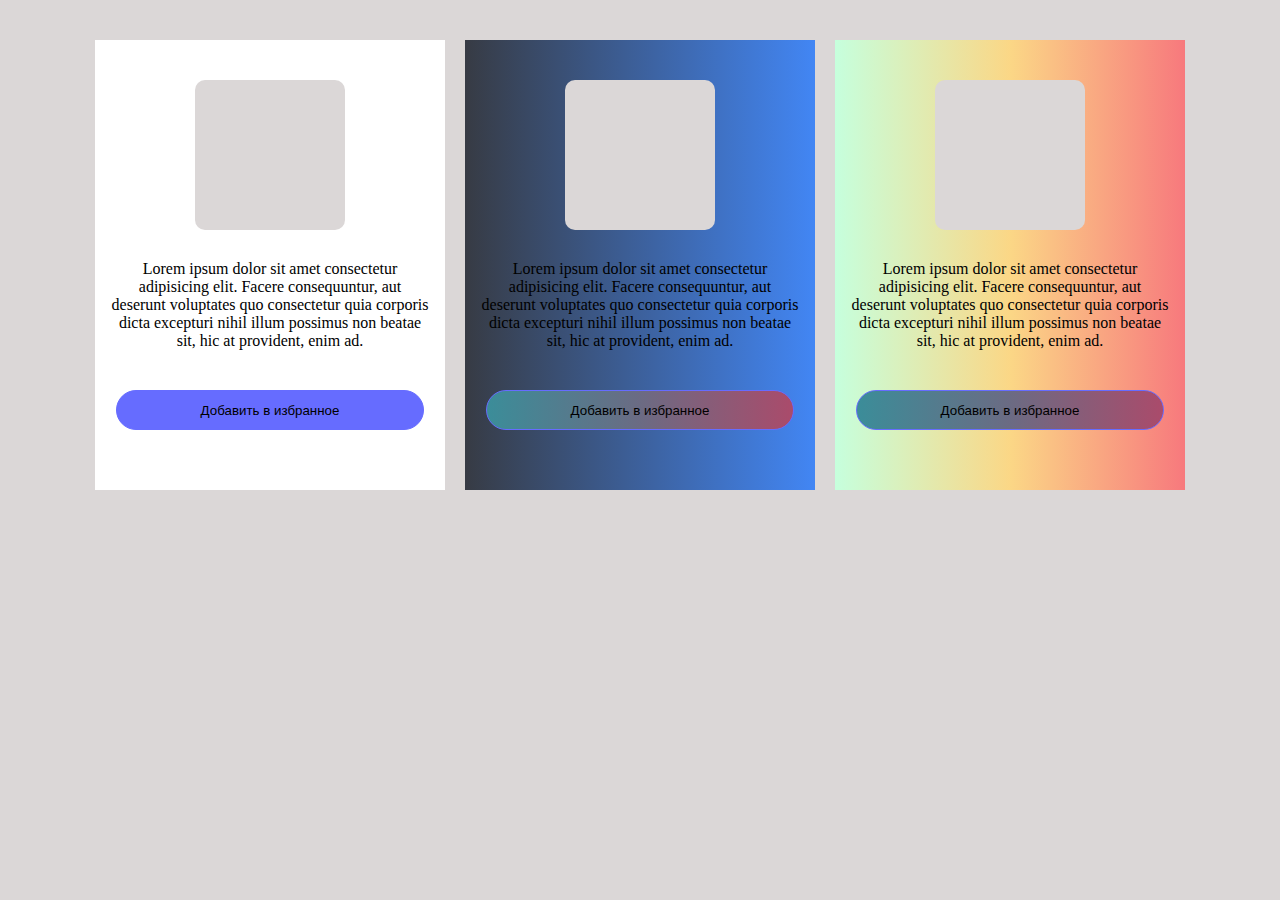
<file: index.html>
<!DOCTYPE html>
<html lang="en">

<head>
    <meta charset="UTF-8">
    <meta http-equiv="X-UA-Compatible" content="IE=edge">
    <meta name="viewport" content="width=device-width, initial-scale=1.0">
    <title>Это мой первый веб-сайт</title>
    <style>
        * {
            box-sizing: border-box;
            margin: 0;
            padding: 0;
            background: rgb(219, 215, 215);
        }

        .container {
            display: flex;
            justify-content: center;
            align-items: center;
        }

        .cards {
            display: flex;
            justify-content: center;
            flex-wrap: wrap;
            gap: 20px;
        }

        .card {
            margin-top: 40px;
            display: flex;
            flex-direction: column;
            align-items: center;
            background-color: #fff;
            width: 350px;
            height: 450px;
            cursor: pointer;
            transition: 1s ease-in-out;
        }

        .card:hover {
            border-radius: 10px;
            box-shadow: inset 0 5.5em 1.5em rgb(0 0 0 / 20%), inset 0 0.125em 0.5em rgb(0 0 0 / 25%);
        }

        .card__square {
            border-radius: 10px;
            margin-top: 40px;
            width: 150px;
            height: 150px;
            background: rgb(219, 215, 215);
        }

        .card__square:hover {
            animation-name: rotation, square-bg;
            animation-duration: 5s;
            animation-iteration-count: infinite;
            animation-timing-function: linear;
        }

        @keyframes rotation {
            0% {
                transform: rotate(0deg);
            }

            100% {
                transform: rotate(360deg);
            }
        }

        @keyframes square-bg {
            0% {
                background-color: #666CFF;
            }

            50% {
                background-color: #b0b1ff;
                border: 1px solid #b0b1ff;
            }

            100% {
                background-color: transparent;
            }
        }

        .card__text {
            width: 320px;
            margin-top: 30px;
            background: transparent;
            text-align: center;
        }

        .btn {
            margin-top: 40px;
            width: 308px;
            height: 40px;
            background-color: #666CFF;
            border: 1px solid #666CFF;
            border-radius: 38px;
            cursor: pointer;
        }

        .btn:hover {
            animation: change-background 4s ease-in-out;
        }

        @keyframes change-background {
            0% {
                background-color: #666CFF;
            }

            50% {
                background-color: #b0b1ff;
                border: 1px solid #b0b1ff;
            }

            100% {
                background-color: transparent;
            }
        }


        .card:nth-child(2) {
            background: linear-gradient(to right, #373b44, #4286f4);
        }

        .btn_2 {
            margin-top: 40px;
            width: 308px;
            height: 40px;
            background: linear-gradient(to left, #aa4b6b, #6b6b83, #3b8d99);
            border: 1px solid #666CFF;
            border-radius: 38px;
            cursor: pointer;
        }

        .btn_3 {
            margin-top: 40px;
            width: 308px;
            height: 40px;
            background: linear-gradient(to left, #aa4b6b, #6b6b83, #3b8d99);
            border: 1px solid #666CFF;
            border-radius: 38px;
            cursor: pointer;
        }

        .card:nth-child(3) {
            background: linear-gradient(to right, #c6ffdd, #fbd786, #f7797d);
        }

        /* .slidecontainer {
            margin-top: 200px;
            width: 100%;
        }

        .slider {
            appearance: none;
            width: 100%;
            height: 25px;
            background: #d3d3d3;
            outline: none;
            opacity: 0.7;
            transition: opacity .2s;
        }

        .slider:hover {
            opacity: 1;
        }


        .slider::-webkit-slider-thumb {
            appearance: none;
            width: 25px;
            height: 25px;
            background: orange;
            border-radius: 20px;
            cursor: pointer;
        }

        .range-value {
            margin-top: 20px;
        } */
    </style>
</head>

<body>
    <div class="container">


        <div class="cards">
            <div class="card">
                <div class="card__square"></div>
                <div class="card__text">
                    Lorem ipsum dolor sit amet consectetur adipisicing elit. Facere consequuntur, aut deserunt
                    voluptates
                    quo consectetur quia corporis dicta excepturi nihil illum possimus non beatae sit, hic at provident,
                    enim ad.
                </div>
                <button class="btn">
                    Добавить в избранное
                </button>
            </div>
            <div class="card">
                <div class="card__square"></div>
                <div class="card__text">
                    Lorem ipsum dolor sit amet consectetur adipisicing elit. Facere consequuntur, aut deserunt
                    voluptates
                    quo consectetur quia corporis dicta excepturi nihil illum possimus non beatae sit, hic at provident,
                    enim ad.
                </div>
                <button class="btn_2">
                    Добавить в избранное
                </button>
            </div>
            <div class="card">
                <div class="card__square"></div>
                <div class="card__text">
                    Lorem ipsum dolor sit amet consectetur adipisicing elit. Facere consequuntur, aut deserunt
                    voluptates
                    quo consectetur quia corporis dicta excepturi nihil illum possimus non beatae sit, hic at provident,
                    enim ad.
                </div>
                <button class="btn_3">
                    Добавить в избранное
                </button>
            </div>
        </div>

    </div>


    <!-- <div class="slidecontainer">
        <input type="range" min="1" max="100" value="50" class="slider" id="myRange">
        <div class="range-value"></div>
    </div>

    <script>
        const element = document.getElementById('myRange');
        element.addEventListener('input', (event) => {
            document.querySelector('.range-value').textContent = event.target.value;
        })
    </script> -->
</body>

</html>
</file>
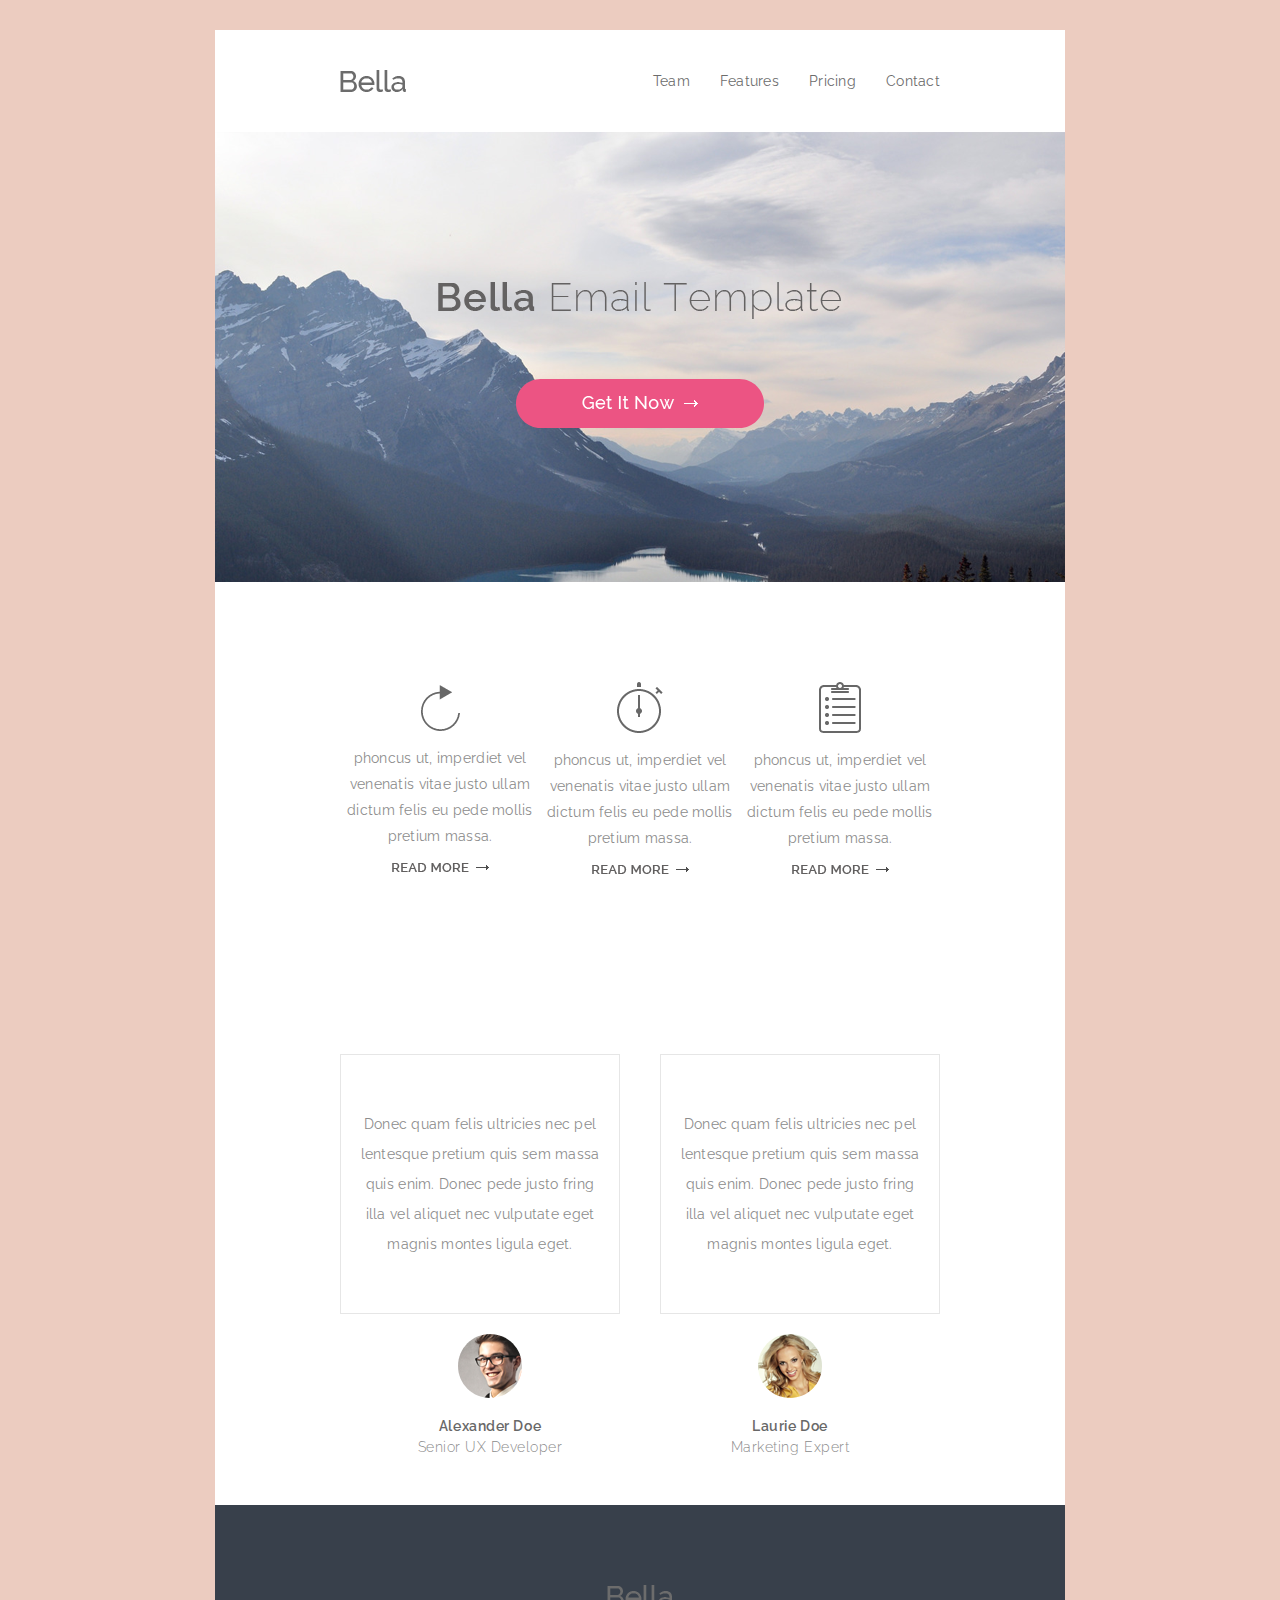
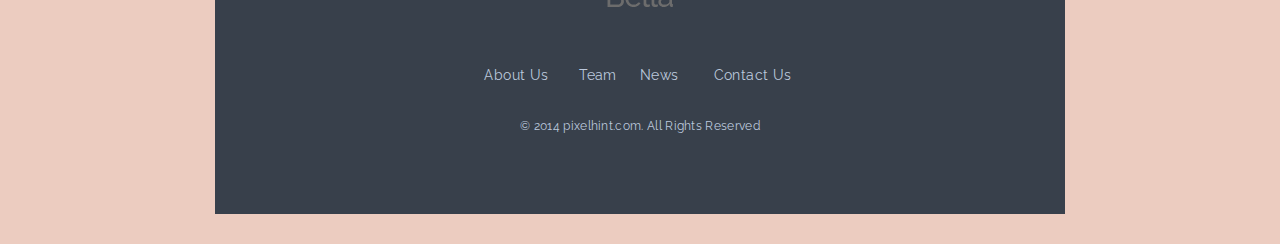
<file: email/index.html>
<!DOCTYPE html
    PUBLIC "-//W3C//DTD XHTML 1.0 Transitional//EN" "http://www.w3.org/TR/xhtml1/DTD/xhtml1-transitional.dtd">
<html xmlns="http://www.w3.org/1999/xhtml">

<head>
    <meta http-equiv="Content-Type" content="text/html; charset=UTF-8" />
    <title>HTML Template</title>
    <meta name="viewport" content="width=device-width, initial-scale=1.0" />
    <link href="https://fonts.googleapis.com/css?family=Raleway:300,400,500,600" rel="stylesheet" />
    <link rel="stylesheet" href="css/style.css">
</head>

<body style="margin: 0; padding: 0;">
    <div style="font-size:0px; font-color:#ffffff;opacity:0;visibility:hidden;width:0;height:0;display:none;">
        Тестовое письмо
    </div>
    <table cellpadding="0" cellspacing="0" width="100%" bgcolor="#ecccc">
        <tr>
            <td>
                <table class="main table-850" cellpadding="0" cellspacing="0" width="850" align="center">
                    <tr>
                        <td height="30" width="850"></td>
                    </tr>
                    <tr>
                        <td bgcolor="#ffffff" class="header-td">
                            <table class="table-600" cellpadding="0" cellspacing="0" width="600" align="center">
                                <tr>
                                    <td align="left" class="logo">
                                        <img src="images/bella.png" alt="logo" />
                                    </td>
                                    <td align="right" class="menu">
                                        <table cellpadding="0" cellspacing="0">
                                            <tr>
                                                <td><a href="#"
                                                        style="font-family: Arial, Helvetica, sans-serif, 'Raleway';">Team</a>
                                                </td>
                                                <td><a href="#"
                                                        style="font-family: Arial, Helvetica, sans-serif, 'Raleway';">Features</a>
                                                </td>
                                                <td><a href="#"
                                                        style="font-family: Arial, Helvetica, sans-serif, 'Raleway';">Pricing</a>
                                                </td>
                                                <td><a href="#"
                                                        style="font-family: Arial, Helvetica, sans-serif, 'Raleway';">Contact</a>
                                                </td>
                                            </tr>
                                        </table>
                                    </td>
                                </tr>
                            </table>
                        </td>
                    </tr>
                    <tr>
                        <td class="banner-td">
                            <a href="#">
                                <img src="images/banner.png" alt="banner" />
                            </a>
                        </td>
                    </tr>
                    <tr>
                        <td class="features-td" bgcolor="#ffffff">
                            <table class="table-600" cellpadding="0" cellspacing="0" width="600" align="center">
                                <tr>
                                    <td align="center">
                                        <img src="images/return.png" alt="return" />
                                        <p style="font-family: Arial, Helvetica, sans-serif, 'Raleway';">
                                            phoncus ut, imperdiet vel <br /> venenatis vitae justo ullam <br /> dictum
                                            felis eu pede
                                            mollis <br /> pretium massa.
                                        </p>
                                        <a href="#"><img src="images/read-more.png" alt="read-more"></a>
                                    </td>
                                    <td align="center">
                                        <img src="images/stopwatch.png" alt="stopwatch" />
                                        <p style="font-family: Arial, Helvetica, sans-serif, 'Raleway';">
                                            phoncus ut, imperdiet vel <br /> venenatis vitae justo ullam <br /> dictum
                                            felis eu pede
                                            mollis <br /> pretium massa.
                                        </p>
                                        <a href="#"><img src="images/read-more.png" alt="read-more"></a>
                                    </td>
                                    <td align="center">
                                        <img src="images/reminders.png" alt="reminders" />
                                        <p style="font-family: Arial, Helvetica, sans-serif, 'Raleway';">
                                            phoncus ut, imperdiet vel <br /> venenatis vitae justo ullam <br /> dictum
                                            felis eu pede
                                            mollis <br /> pretium massa.
                                        </p>
                                        <a href="#"><img src="images/read-more.png" alt="read-more"></a>
                                    </td>
                                </tr>
                            </table>
                        </td>
                    </tr>
                    <tr>
                        <td class="blockqoute-td" bgcolor="#ffffff">
                            <table class="table-600" cellpadding="0" cellspacing="0" width="600" align="center">
                                <tr>
                                    <td class="block-td" align="center" style="padding-right: 20px;">
                                        <table cellpadding="0" cellspacing="0" class="block-table" align="center"
                                            width="280">
                                            <tr>
                                                <td align="center">
                                                    <p style="font-family: Arial, Helvetica, sans-serif, 'Raleway';">
                                                        Donec quam felis ultricies nec pel <br /> lentesque pretium quis
                                                        sem massa <br /> quis
                                                        enim. Donec pede justo fring <br /> illa vel aliquet nec
                                                        vulputate eget <br /> magnis
                                                        montes ligula eget.
                                                    </p>
                                                </td>
                                            </tr>
                                        </table>
                                    </td>
                                    <td class="block-td" align="center" style="padding-left: 20px;">
                                        <table cellpadding="0" cellspacing="0" class="block-table" align="center"
                                            width="280">
                                            <tr>
                                                <td align="center">
                                                    <p style="font-family: Arial, Helvetica, sans-serif, 'Raleway';">
                                                        Donec quam felis ultricies nec pel <br /> lentesque pretium quis
                                                        sem massa <br /> quis
                                                        enim. Donec pede justo fring <br /> illa vel aliquet nec
                                                        vulputate eget <br /> magnis
                                                        montes ligula eget.
                                                    </p>
                                                </td>
                                            </tr>
                                        </table>
                                    </td>
                                </tr>
                                <tr>
                                    <td class="author" align="center"
                                        style="font-family: Arial, Helvetica, sans-serif, 'Raleway';">
                                        <img src="images/author_img.png" alt="author" />
                                        <h3>Alexander Doe</h3>
                                        <p>Senior UX Developer</p>
                                    </td>
                                    <td class="author" align="center"
                                        style="font-family: Arial, Helvetica, sans-serif, 'Raleway';">
                                        <img src="images/author_img-2.png" alt="author" />
                                        <h3>Laurie Doe</h3>
                                        <p>Marketing Expert</p>
                                    </td>
                                </tr>
                            </table>
                        </td>
                    </tr>
                    <tr>
                        <td class="footer-td" bgcolor="#38404b">
                            <table class="table-600" cellpadding="0" cellspacing="0" width="600" align="center">
                                <tr>
                                    <td class="footer-logo" align="center">
                                        <a href="#">
                                            <img src="images/bella.png" alt="footer-logo" />
                                        </a>
                                    </td>
                                </tr>
                                <tr>
                                    <td class="footer-menu-td" align="center">
                                        <table cellpadding="0" cellspacing="0" width="350" align="center">
                                            <tr>
                                                <td align="center"><a href="#"
                                                        style="font-family: Arial, Helvetica, sans-serif, 'Raleway';">About
                                                        Us</a></td>
                                                <td align="center"><a href="#"
                                                        style="font-family: Arial, Helvetica, sans-serif, 'Raleway';">Team</a>
                                                </td>
                                                <td align="center"><a href="#"
                                                        style="font-family: Arial, Helvetica, sans-serif, 'Raleway';">News</a>
                                                </td>
                                                <td align="center"><a href="#"
                                                        style="font-family: Arial, Helvetica, sans-serif, 'Raleway';">Contact
                                                        Us</a></td>
                                            </tr>
                                        </table>
                                    </td>
                                </tr>
                                <tr>
                                    <td class="copyright-td" align="center"
                                        style="font-family: Arial, Helvetica, sans-serif, 'Raleway';">© 2014
                                        pixelhint.com. All Rights Reserved</td>
                                </tr>
                            </table>
                        </td>
                    </tr>
                    <tr>
                        <td height="30" width="850"></td>
                    </tr>
                </table>
            </td>
        </tr>
    </table>
</body>

</html>
</file>
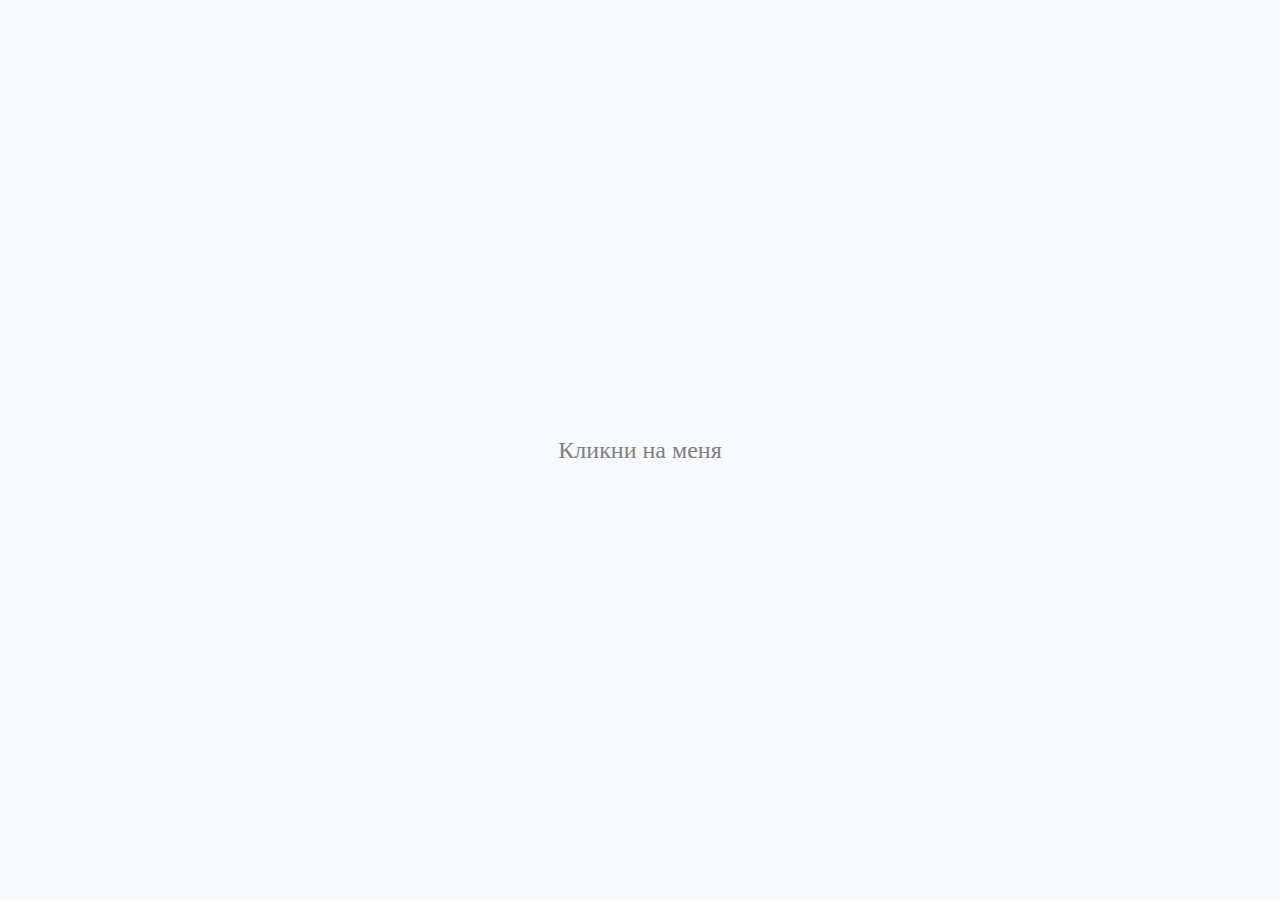
<file: forms/frontend/index.html>
<!DOCTYPE html>
<html lang="en">

<head>
    <meta charset="UTF-8">
    <meta http-equiv="X-UA-Compatible" content="IE=edge">
    <meta name="viewport" content="width=device-width, initial-scale=1.0">
    <link rel="stylesheet" href="style.css">
    <title>Формы</title>
</head>

<body>
    <div class="container">
      <div style="text-align: center;">
        <a class="openModal" href="#openModal">Кликни на меня</a>
      </div>
      <div id="openModal" class="modal">
        <div class="modal-dialog">
          <div class="modal-content">
            <div class="modal-header">
              <a href="#close" title="Close" class="close">×</a>
            </div>
                <div class="registration-cssave">
                    <form class="form" action="http://localhost:3000/backend/index.php" method="POST">
                        <h3 class="form__title">Авторизация</h3>
                        <div class="form-group">
                            <input class="form-control item" type="password" name="password" minlength="6" id="password"
                                placeholder="Пароль" required>
                        </div>
                        <div class="form-group">
                            <input class="form-control item" type="email" name="email" id="email" placeholder="Email" required>
                        </div>
                        <div class="form-buttons">
                            <button class="btn btn-primary btn-block create-account" type="submit">Вход</button>
                            <a class="btn btn-primary btn-block create-account" href="register.html">Регистрация</a>
                        </div>
                    </form>
                </div>
          </div>
        </div>
      </div>
    </div>


<script>

class Modal {

    constructor(selector){
        this.modal = document.querySelector('[href="#openModal"]');
        this.closeModal = document.querySelector('[href="#openModal"]');
    }

    show (){
        this.modal.addEventListener('click',  () => {
        console.log('work');
        document.body.style.overflow = 'hidden';
      });
    }

    close () {
      this.closeModal.addEventListener('click', () => {
        document.body.style.overflow = 'visible';
      });
    }

}

document.addEventListener("DOMContentLoaded", function () {
        const modal = new Modal();
        modal.show();
        modal.close();
    });
</script>


</body>

</html>
</file>
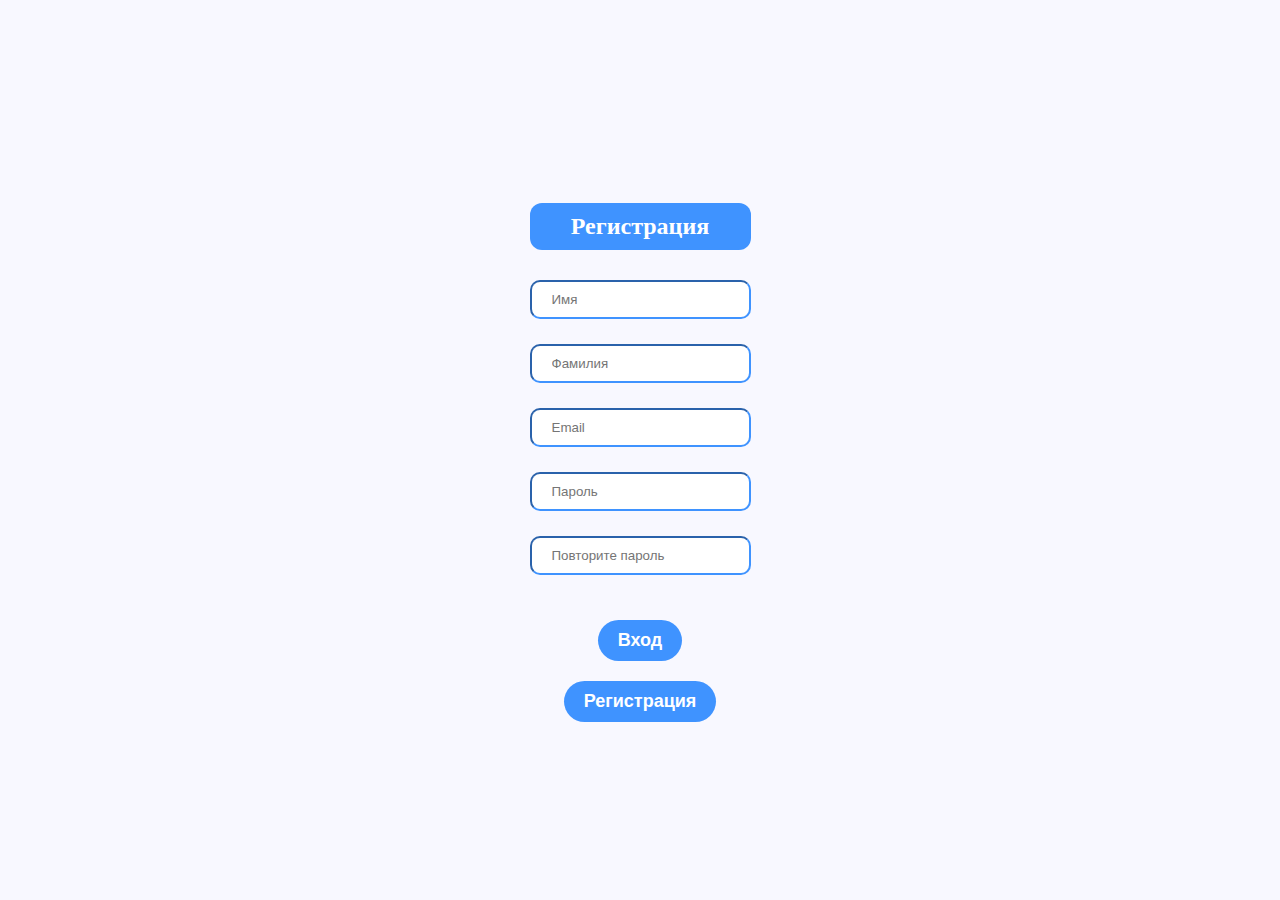
<file: forms/frontend/register.html>
<!DOCTYPE html>
<html lang="en">

<head>
    <meta charset="UTF-8">
    <meta http-equiv="X-UA-Compatible" content="IE=edge">
    <meta name="viewport" content="width=device-width, initial-scale=1.0">
    <link rel="stylesheet" href="style.css">
    <title>Формы</title>
</head>

<body>
    <div class="registration-cssave">
        <form class="form">
            <h3 class="form__title">Регистрация</h3>
            <div class="form-group">
                <input class="form-control item" type="text" name="username"  placeholder="Имя" required>
            </div>
            <div class="form-group">
                <input class="form-control item" type="text" name="lastname" placeholder="Фамилия" required>
            </div>
            <div class="form-group">
                <input class="form-control item" type="email" name="email" placeholder="Email" required>
            </div>
            <div class="form-group">
                <input class="form-control item" type="password" name="password" placeholder="Пароль" required>
            </div>
            <div class="form-group">
                <input class="form-control item" type="password" name="confirm_password"  placeholder="Повторите пароль" required>
            </div>
            <div class="form-buttons">
                <button class="btn btn-primary btn-block create-account" onclick='backHome()'>Вход</button>
                <button class="btn btn-primary btn-block create-account">Регистрация</button>
            </div>
        </form>
    </div>
</body>

<script>
   function backHome() {
    event.preventDefault();
    window.location.href = '/frontend/index.html';
   }
</script>

</html>
</file>
<file: email/css/style.css>
body {
    width: 100% !important;
    -webkit-text-size-adjust: 100%;
    -ms-text-size-adjust: 100%;
    margin: 0;
    padding: 0;
    line-height: 100%;
}

[style*="Raleway"] {
    font-family: 'Raleway', arial, sans-serif !important;
}

img {
    outline: none;
    text-decoration: none;
    border: none;
    -ms-interpolation-mode: bicubic;
    max-width: 100% !important;
    margin: 0;
    padding: 0;
    display: block;
}

table td {
    border-collapse: collapse;
}

table {
    border-collapse: collapse;
    mso-table-lspace: 0pt;
    mso-table-rspace: 0pt;
}

.menu a {
    color: #6c6c6c;
    font-size: 14px;
    font-weight: 400;
    letter-spacing: 0.28px;
    text-decoration: none;
}

.menu td {
    padding-left: 30px;
}

.header-td {
    padding-top: 40px;
    padding-bottom: 40px;
}

.features-td {
    padding-top: 100px;
    padding-bottom: 30px;
}

.features-td p {
    color: #8c8c8c;
    font-size: 14px;
    font-weight: 400;
    line-height: 26px;
    letter-spacing: 0.28px;
}

.blockqoute-td {
    padding-top: 150px;
    padding-bottom: 50px;
}

.block-td p {
    color: #8c8c8c;
    font-size: 14px;
    font-weight: 400;
    line-height: 30px;
    letter-spacing: 0.28px;
}

.block-table td {
    padding-top: 40px;
    padding-bottom: 40px;
}

.block-table {
    border-top: 1px solid #e6e6e6;
    border-left: 1px solid #e6e6e6;
    border-right: 1px solid #e6e6e6;
    border-bottom: 1px solid #e6e6e6;
}

.author {
    padding-top: 20px;
}

.author h3 {
    margin-top: 20px;
    color: #686868;
    font-size: 14px;
    font-weight: 600;
    letter-spacing: 0.56px;
    margin-bottom: 5px;
}

.author p {
    color: #8c8c8c;
    font-size: 13px;
    font-weight: 300;
    font-size: 14px;
    letter-spacing: 0.52px;
    margin: 0;
}

.footer-td {
    padding-top: 80px;
    padding-bottom: 80px;
}

.footer-menu-td {
    padding-top: 60px;
    padding-bottom: 35px;
}

.footer-menu-td a {
    color: #bcc9dd;
    font-size: 14px;
    font-weight: 400;
    letter-spacing: 0.36px;
    text-decoration: none;
}

.copyright-td {
    color: #bcc9dd;
    font-size: 12px;
    font-weight: 400;
    letter-spacing: 0.31px;
}

.copyright-td a {
    font-weight: 600;
    text-decoration: none;
    color: #bcc9dd;
}

@media (max-width: 870px) {
    .table-850 {
        width: 600px !important;
    }

    .table-600 {
        width: 550px !important;
    }

    .block-table {
        width: 200px !important;
    }

    .block-table p br {
        display: none !important;
    }

    .features-td td {
        display: block !important;
        margin-bottom: 50px !important;
    }
}

@media (max-width: 620px) {
    .table-850 {
        width: 400px !important;
    }

    .table-600 {
        width: 320px !important;
    }

    .block-td {
        display: block !important;
        margin-bottom: 50px !important;
        padding: 0 !important;
    }

    .blockqoute-td tr {
        display: block !important;
    }

    .block-table {
        width: 320px !important;
        display: block !important;
        margin: 0 auto !important;
    }

    .author {
        width: 200px !important;
    }

    .logo {
        display: block !important;
        margin: 0 auto !important;
        text-align: center !important;
        width: 200px !important;
        margin-bottom: 20px !important;
    }

    .logo img {
        margin: 0 auto !important;
    }

    .menu {
        display: block !important;
        margin: 0 auto !important;
    }
}

@media (max-width: 420px) {
    .table-850 {
        width: 300px !important;
    }

    .table-600 {
        width: 260px !important;
    }

    .block-table {
        width: 260px !important;
    }

    .author {
        width: 130px !important;
    }

    .blockqoute-td {
        padding-top: 50px !important;
        padding-bottom: 50px !important;
    }

    .footer-menu-td table {
        width: 260px !important;
    }

    .menu td {
        padding-left: 10px !important;
        padding-right: 10px !important;
    }
}
</file>
<file: forms/frontend/style.css>
html {
    background-color: ghostwhite;
    background-blend-mode: overlay;
    display: flex;
    align-items: center;
    justify-content: center;
    background-repeat: no-repeat;
    background-size: cover;
    height: 100%;
}

body {
    background-color: transparent;
}

button {
    cursor: pointer;
}


.registration-cssave {
    padding: 50px 0;
}

.registration-cssave form {
    max-width: 800px;
    padding: 50px 70px;
    border-radius: 10px;
}

.registration-cssave form h3 {
    font-weight: bold;
    margin-bottom: 30px;
    border-radius: 12px;
    padding: 10px 0px;
    background-color: #3f93ff;
    color: white;
}

.registration-cssave .item {
    border-radius: 10px;
    margin-bottom: 25px;
    padding: 10px 20px;
    border-color: #3f93ff;
}

.registration-cssave .create-account {
    border-radius: 30px;
    padding: 10px 20px;
    font-size: 18px;
    font-weight: bold;
    background-color: #3f93ff;
    border: none;
    color: white;
    margin-top: 20px;
    text-decoration: none;
}

.form-buttons {
    display: flex;
    flex-direction: column;
    align-items: center;
    cursor: pointer;
}

@media (max-width: 576px) {
    .registration-cssave form {
        padding: 50px 20px;
    }
}

.form__title {
    font-size: 24px;
    text-align: center;
}


.openModal{
    text-decoration: none;
    color: gray;
    font-size: 24px;
}
.openModal:hover{
  transform: translate(4);
  transition: all ease-in 1s;
}

/* свойства модального окна по умолчанию */
.modal {
    position: fixed;
    /* фиксированное положение */
    top: 0;
    right: 0;
    bottom: 0;
    left: 0;
    background: rgba(0, 0, 0, 0.5);
    /* цвет фона */
    z-index: 1050;
    opacity: 0;
    /* по умолчанию модальное окно прозрачно */
    -webkit-transition: opacity 400ms ease-in;
    -moz-transition: opacity 400ms ease-in;
    transition: opacity 400ms ease-in;
    /* анимация перехода */
    pointer-events: none;
    /* элемент невидим для событий мыши */
    margin-left: 0;
    display: flex;
    flex-direction: column;
    justify-content: center;
    align-items: center;
}

/* при отображении модального окно */
.modal:target {
    opacity: 1;
    pointer-events: auto;
    overflow-y: auto;
}

/* ширина модального окна и его отступы от экрана */
.modal-dialog {
    position: relative;
    width: auto;
    margin: 10px;
}

@media (min-width: 576px) {
    .modal-dialog {
        max-width: 500px;
        margin: 30px auto;
    }
}

/* свойства для блока, содержащего контент модального окна */
.modal-content {
    position: relative;
    display: flex;
    flex-direction: column;
    background-color: #fff;
    background-clip: padding-box;
    box-shadow: 4px 4px 15px rgb(0 0 0 / 20%);
    border-radius: .3rem;
    outline: 0;
    width: 450px;
    align-items: center;
}

@media (min-width: 768px) {
    .modal-content {
        -webkit-box-shadow: 0 5px 15px rgba(0, 0, 0, .5);
        box-shadow: 0 5px 15px rgba(0, 0, 0, .5);
    }
}

/* свойства для заголовка модального окна */
.modal-header {
    display: -webkit-box;
    display: -webkit-flex;
    display: -ms-flexbox;
    display: flex;
    -webkit-box-align: center;
    -webkit-align-items: center;
    -ms-flex-align: center;
    align-items: center;
    -webkit-box-pack: justify;
    -webkit-justify-content: space-between;
    -ms-flex-pack: justify;
    justify-content: space-between;
    padding: 15px;
    margin-left: auto;
}

.modal-title {
    margin-top: 0;
    margin-bottom: 0;
    line-height: 1.5;
    font-size: 1.25rem;
    font-weight: 500;
}

/* свойства для кнопки "Закрыть" */
.close {
    float: right;
    font-family: sans-serif;
    font-size: 24px;
    font-weight: 700;
    line-height: 1;
    color: #000;
    text-shadow: 0 1px 0 #fff;
    opacity: .5;
    text-decoration: none;
}

/* свойства для кнопки "Закрыть" при нахождении её в фокусе или наведении */
.close:focus,
.close:hover {
    color: #000;
    text-decoration: none;
    cursor: pointer;
    opacity: .75;
}

/* свойства для блока, содержащего основное содержимое окна */
.modal-body {
    position: relative;
    -webkit-box-flex: 1;
    -webkit-flex: 1 1 auto;
    -ms-flex: 1 1 auto;
    flex: 1 1 auto;
    padding: 15px;
    overflow: auto;
}
</file>
